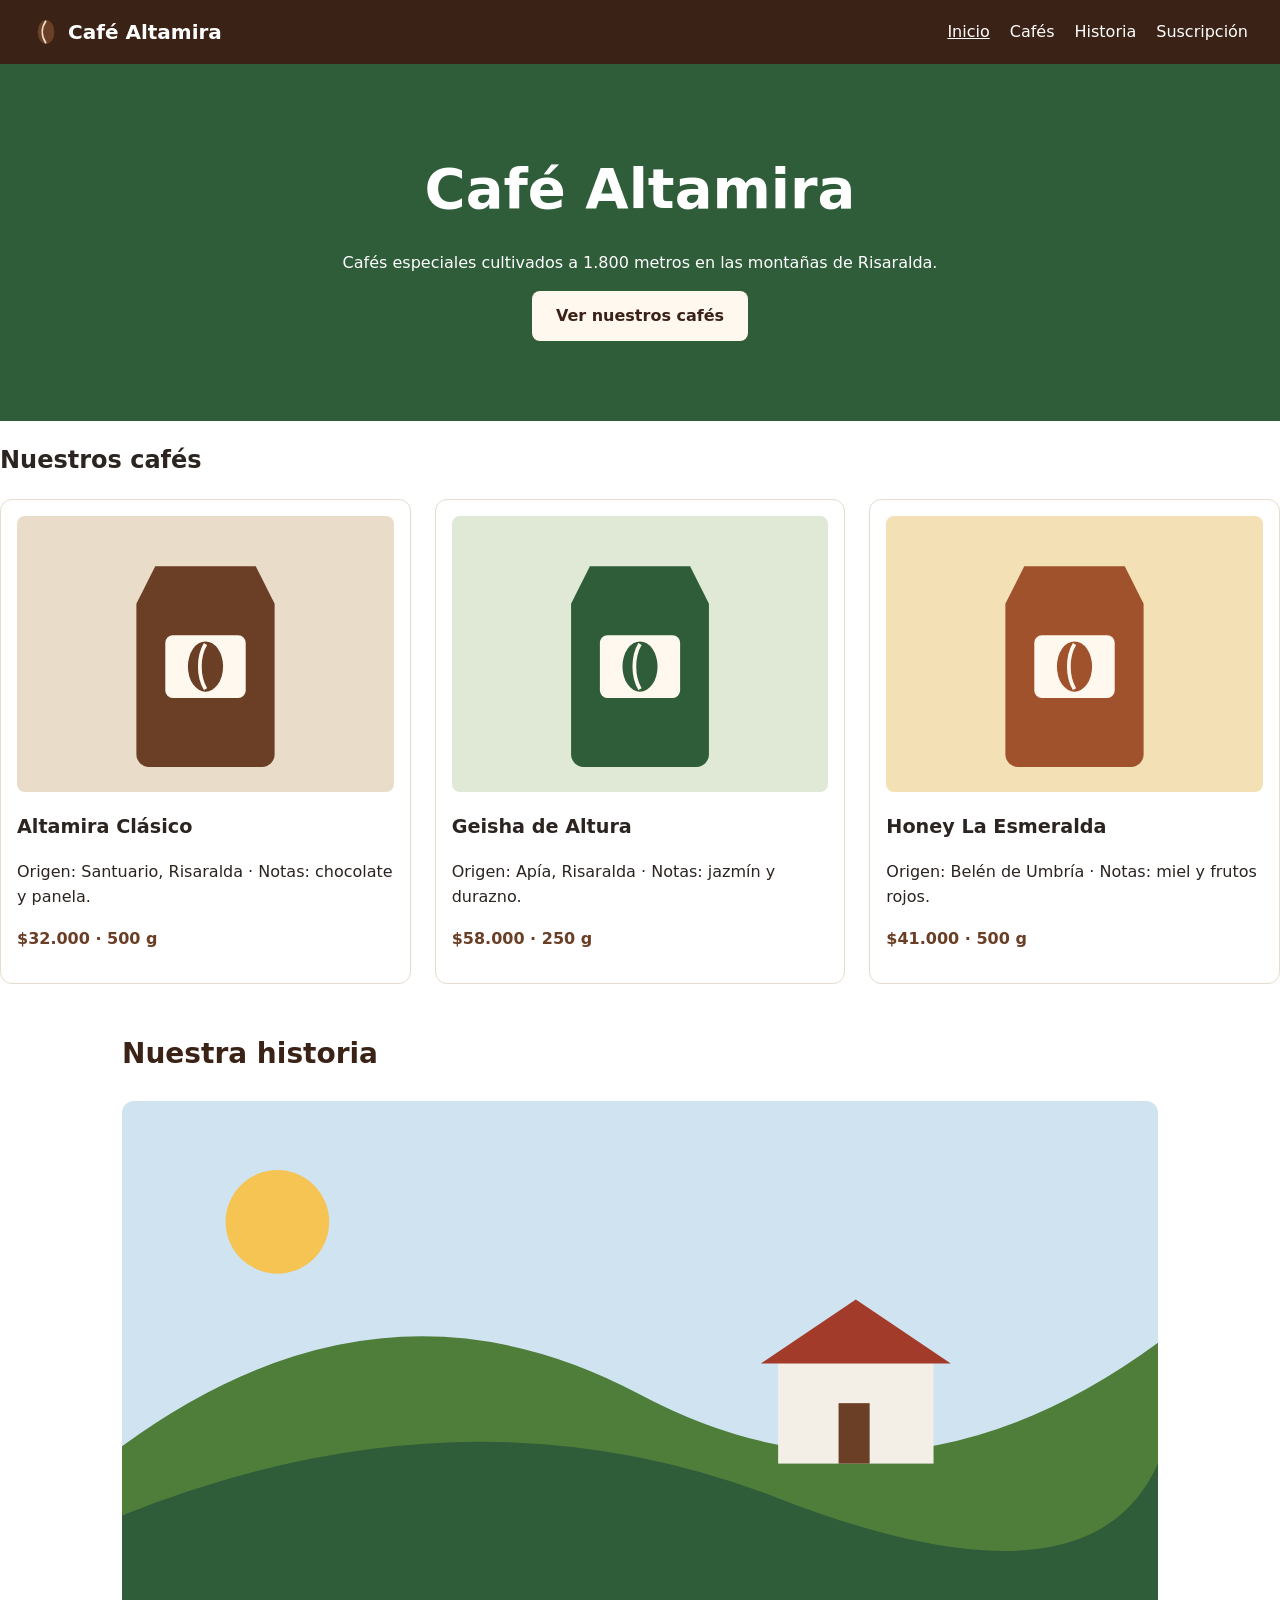
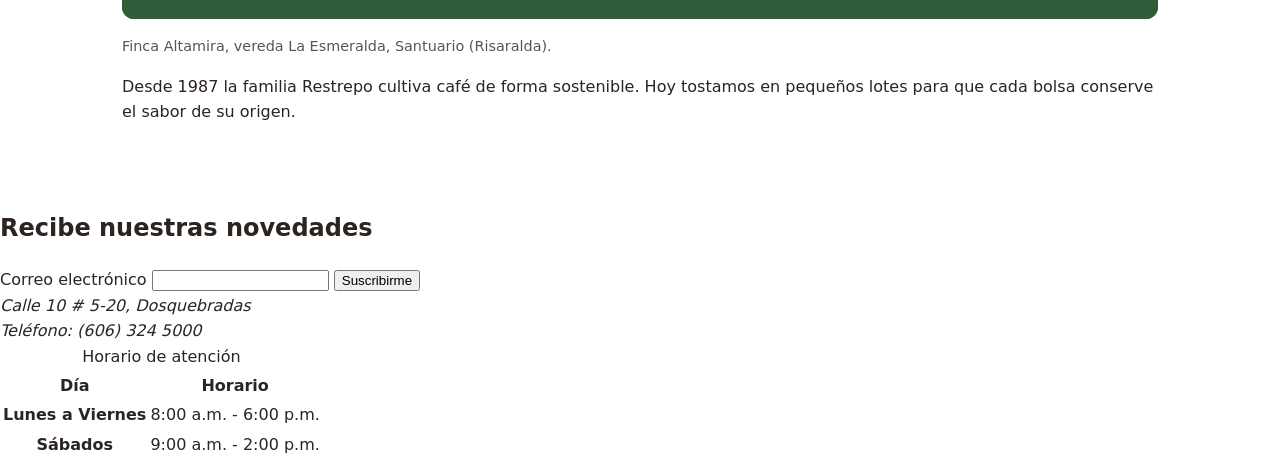
<file: index.html>
<!DOCTYPE html>
<html lang="es">
<head>
  <meta charset="UTF-8">
  <meta name="viewport" content="width=device-width, initial-scale=1.0">
  <title>Café Altamira · Cafés especiales del Eje Cafetero</title>
  <link rel="stylesheet" href="css/estilos.css">
</head>
<body>
  <a class="saltar" href="#contenido">Saltar al contenido</a>
  <header class="encabezado">
    <a class="logo" href="index.html">
      <img src="img/grano.svg" alt="" width="28" height="28">
      Café Altamira
    </a>
    <nav aria-label="Principal">
      <ul class="menu">
        <li><a href="index.html" aria-current="page">Inicio</a></li>
        <li><a href="#cafes">Cafés</a></li>
        <li><a href="#historia">Historia</a></li>
        <li><a href="#suscripcion">Suscripción</a></li>
      </ul>
    </nav>
  </header>

  <!-- TODO G1 (parte 2): este div es el contenido principal.
       Conviértelo en <main id="contenido"> (y cierra con </main>). -->
  <main id="contenido">

    <!-- TODO G1 (parte 3): el título de la portada es un div con letra grande.
         Debe ser el ÚNICO <h1> de la página. -->
    <div class="hero">
  <h1>Café Altamira</h1>
  <p>Cafés especiales cultivados a 1.800 metros en las montañas de Risaralda.</p>
  <a class="boton" href="#cafes">Ver nuestros cafés</a>
</div>

    <!-- ============================================================
         TODO G2 · Catálogo
         - El contenedor debe ser <section id="cafes"> con un <h2>.
         - Cada producto debe ser un <article> con el nombre en <h3>.
         - Cada imagen necesita un alt que describa el producto (no el nombre del archivo).
         ============================================================ -->

    <section id="cafes">
  <h2>Nuestros cafés</h2>
  <div class="productos">
    <article class="producto">
      <img src="img/cafe-clasico.svg" alt="Bolsa de café Altamira Clásico de 500 gramos" width="300" height="220">
      <h3>Altamira Clásico</h3>
      <p>Origen: Santuario, Risaralda · Notas: chocolate y panela.</p>
      <p class="precio">$32.000 · 500 g</p>
    </article>
    <article class="producto">
      <img src="img/cafe-geisha.svg" alt="Bolsa de café Geisha de Altura de 250 gramos" width="300" height="220">
      <h3>Geisha de Altura</h3>
      <p>Origen: Apía, Risaralda · Notas: jazmín y durazno.</p>
      <p class="precio">$58.000 · 250 g</p>
    </article>
    <article class="producto">
      <img src="img/cafe-honey.svg" alt="Bolsa de café Honey La Esmeralda de 500 gramos" width="300" height="220">
      <h3>Honey La Esmeralda</h3>
      <p>Origen: Belén de Umbría · Notas: miel y frutos rojos.</p>
      <p class="precio">$41.000 · 500 g</p>
    </article>
  </div>
</section>

    <!-- ============================================================
         EJEMPLO RESUELTO 2 · Sección con figura
         - aria-labelledby une la sección con su título: el lector la anuncia
           como "región, Nuestra historia".
         - <figure> + <figcaption> asocian la imagen con su pie de foto.
         - El alt describe lo que se VE; el figcaption agrega contexto.
         ============================================================ -->
    <section id="historia" class="seccion" aria-labelledby="historia-titulo">
      <h2 id="historia-titulo">Nuestra historia</h2>
      <figure class="figura">
        <img src="img/finca.svg" width="600" height="300"
             alt="Casa de la finca con techo rojo entre montañas verdes cubiertas de cafetales">
        <figcaption>Finca Altamira, vereda La Esmeralda, Santuario (Risaralda).</figcaption>
      </figure>
      <p>Desde 1987 la familia Restrepo cultiva café de forma sostenible. Hoy tostamos
        en pequeños lotes para que cada bolsa conserve el sabor de su origen.</p>
    </section>

    <!-- ============================================================
         TODO G3 · Suscripción
         - Usa <section id="suscripcion"> con un <h2> y un <form> real.
         - El campo de correo necesita: <label for="...">, type="email", id y required.
         - El "botón" es un div con onclick: cámbialo por <button type="submit">.
         ============================================================ -->
    <section id="suscripcion">
      <h2>Recibe nuestras novedades</h2>
      <form action="#" method="post">
       <label for="correo">Correo electrónico</label>
       <input type="email" id="correo" name="correo" required>
       <button type="submit">Suscribirme</button>
      </form>
    </section>

  <!-- ============================================================
       TODO G4 · Pie de página
       - El contenedor debe ser <footer>.
       - La dirección y el teléfono van dentro de <address>.
       - El horario es una tabla de datos: <table> con <caption>,
         y celdas de encabezado <th scope="col"> / <th scope="row">.
       ============================================================ -->
  <footer>
  <address>
    Calle 10 # 5-20, Dosquebradas<br>
    Teléfono: (606) 324 5000
  </address>
  <table>
    <caption>Horario de atención</caption>
    <thead>
      <tr>
        <th scope="col">Día</th>
        <th scope="col">Horario</th>
      </tr>
    </thead>
    <tbody>
      <tr>
        <th scope="row">Lunes a Viernes</th>
        <td>8:00 a.m. - 6:00 p.m.</td>
      </tr>
      <tr>
        <th scope="row">Sábados</th>
        <td>9:00 a.m. - 2:00 p.m.</td>
      </tr>
    </tbody>
  </table>
</footer>
   </main>
</body>
</html>
</file>
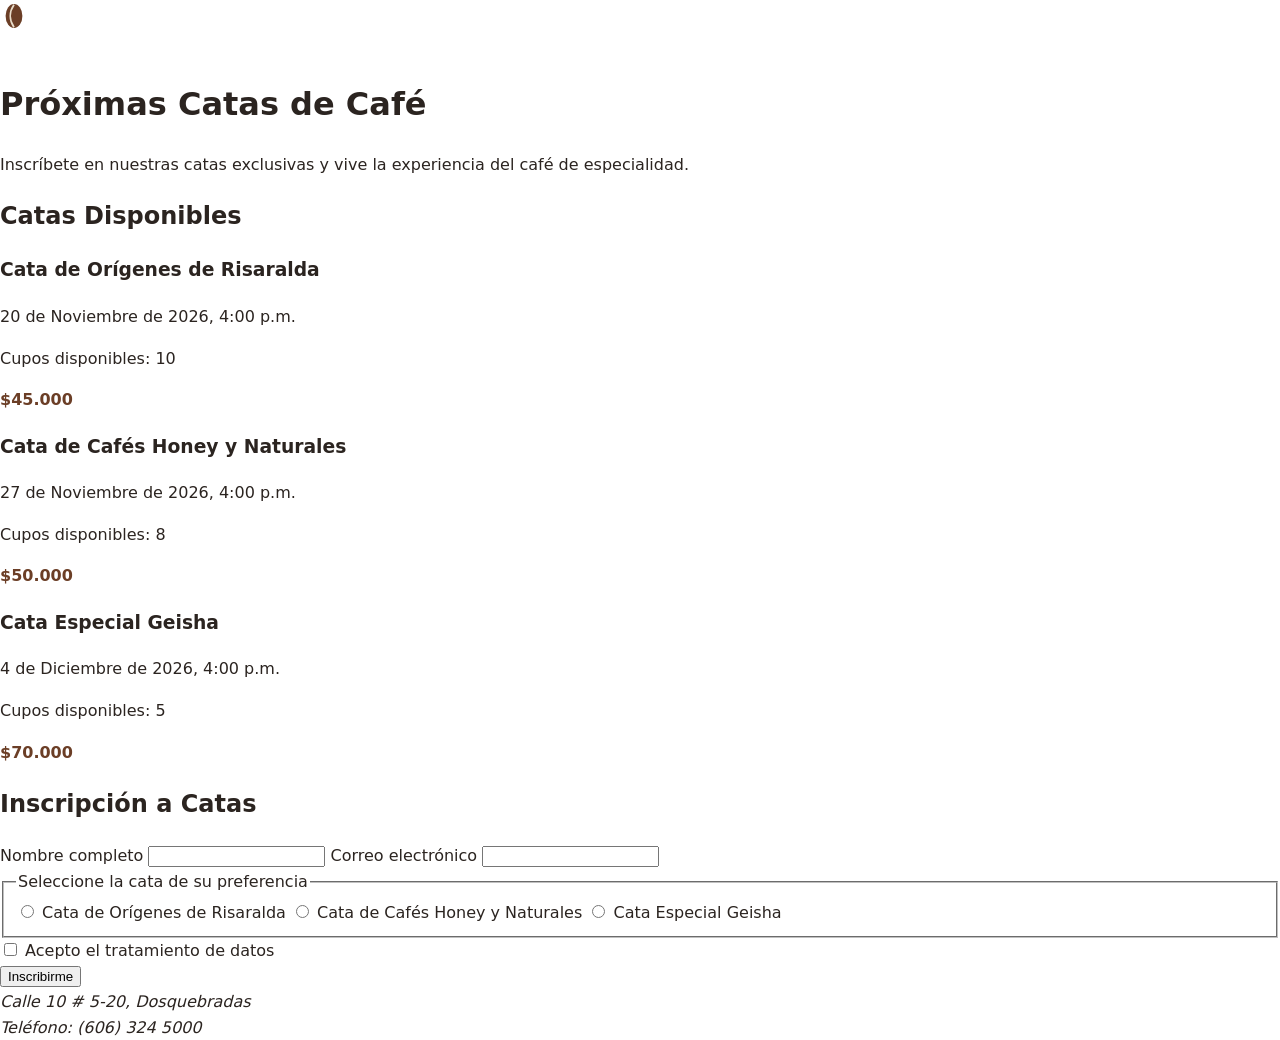
<file: eventos.html>
<!DOCTYPE html>
<html lang="es">
<head>
  <meta charset="UTF-8">
  <meta name="viewport" content="width=device-width, initial-scale=1.0">
  <title>Catas de Café - Café Altamira</title>
  <link rel="stylesheet" href="css/estilos.css">
</head>
<body>
  <a class="saltar" href="#contenido">Saltar al contenido</a>
  <header>
    <a class="logo" href="index.html">
      <img src="img/grano.svg" alt="" width="28" height="28">
      Café Altamira
    </a>
    <nav aria-label="Principal">
      <ul class="menu">
        <li><a href="index.html">Inicio</a></li>
        <li><a href="eventos.html" aria-current="page">Catas</a></li>
      </ul>
    </nav>
  </header>

  <main id="contenido">
    <h1>Próximas Catas de Café</h1>
    <p>Inscríbete en nuestras catas exclusivas y vive la experiencia del café de especialidad.</p>

    <section id="lista-catas">
      <h2>Catas Disponibles</h2>
      <article>
        <h3>Cata de Orígenes de Risaralda</h3>
        <p><time datetime="2026-11-20T16:00">20 de Noviembre de 2026, 4:00 p.m.</time></p>
        <p>Cupos disponibles: 10</p>
        <p class="precio">$45.000</p>
      </article>
      <article>
        <h3>Cata de Cafés Honey y Naturales</h3>
        <p><time datetime="2026-11-27T16:00">27 de Noviembre de 2026, 4:00 p.m.</time></p>
        <p>Cupos disponibles: 8</p>
        <p class="precio">$50.000</p>
      </article>
      <article>
        <h3>Cata Especial Geisha</h3>
        <p><time datetime="2026-12-04T16:00">4 de Diciembre de 2026, 4:00 p.m.</time></p>
        <p>Cupos disponibles: 5</p>
        <p class="precio">$70.000</p>
      </article>
    </section>

    <section id="suscripcion">
      <h2>Inscripción a Catas</h2>
      <form action="#" method="post">
        <label for="nombre">Nombre completo</label>
        <input type="text" id="nombre" name="nombre" required>

        <label for="correo">Correo electrónico</label>
        <input type="email" id="correo" name="correo" required>

        <fieldset>
          <legend>Seleccione la cata de su preferencia</legend>
          <label>
            <input type="radio" name="cata" value="origenes" required> Cata de Orígenes de Risaralda
          </label>
          <label>
            <input type="radio" name="cata" value="honey"> Cata de Cafés Honey y Naturales
          </label>
          <label>
            <input type="radio" name="cata" value="geisha"> Cata Especial Geisha
          </label>
        </fieldset>

        <div>
          <label>
            <input type="checkbox" name="terminos" required> Acepto el tratamiento de datos
          </label>
        </div>

        <button type="submit">Inscribirme</button>
      </form>
    </section>
  </main>

  <footer>
    <address>
      Calle 10 # 5-20, Dosquebradas<br>
      Teléfono: (606) 324 5000
    </address>
  </footer>
</body>
</html>
</file>
<file: css/estilos.css>
/* ===== Café Altamira · estilos base ===== */
:root {
  --cafe: #6b3e26;
  --cafe-oscuro: #3b2216;
  --verde: #2f5d3a;
  --crema: #fff8ee;
  --texto: #2b2420;
}

* { box-sizing: border-box; }

body {
  margin: 0;
  font-family: system-ui, "Segoe UI", Arial, sans-serif;
  color: var(--texto);
  background: #ffffff;
  line-height: 1.6;
}

/* TODO G1 (parte 4): esta regla esconde el foco y deja sin guía a quien
   navega con teclado. Bórrala y agrega una regla :focus-visible con un
   outline visible (por ejemplo 3px solid). */
:focus-visible { outline: 3px solid var(--verde); outline-offset: 2px; }

/* Enlace "Saltar al contenido": oculto hasta que recibe el foco */
.saltar {
  position: absolute;
  left: 1rem;
  top: -3rem;
  padding: .5rem 1rem;
  background: var(--cafe-oscuro);
  color: #fff;
  z-index: 10;
}
.saltar:focus { top: 1rem; }

/* ----- Encabezado ----- */
.encabezado {
  display: flex;
  flex-wrap: wrap;
  justify-content: space-between;
  align-items: center;
  gap: 1rem;
  padding: 1rem 2rem;
  background: var(--cafe-oscuro);
}
.logo {
  display: flex;
  align-items: center;
  gap: .5rem;
  color: #fff;
  font-weight: 700;
  font-size: 1.25rem;
  text-decoration: none;
}
.menu {
  display: flex;
  flex-wrap: wrap;
  gap: .5rem 1.25rem;
  list-style: none;
  margin: 0;
  padding: 0;
}
.menu a { color: #fff; text-decoration: none; }
.menu a:hover,
.menu a[aria-current="page"] { text-decoration: underline; }

/* ----- Portada ----- */
.hero {
  padding: 5rem 2rem;
  text-align: center;
  background: var(--verde);
  color: #fff;
}
.hero h1,
.titulo-grande {
  margin: 0 0 .5rem;
  font-size: clamp(2rem, 6vw, 3.5rem);
  font-weight: 800;
}
.boton {
  display: inline-block;
  padding: .75rem 1.5rem;
  border: 0;
  border-radius: .5rem;
  background: var(--crema);
  color: var(--cafe-oscuro);
  font: inherit;
  font-weight: 700;
  text-decoration: none;
  cursor: pointer;
}

/* ----- Secciones ----- */
.seccion {
  max-width: 1100px;
  margin: 0 auto;
  padding: 3rem 2rem;
}
.seccion h2,
.subtitulo {
  font-size: 1.75rem;
  font-weight: 700;
  margin: 0 0 1.5rem;
  color: var(--cafe-oscuro);
}

/* ----- Catálogo ----- */
.productos {
  display: grid;
  grid-template-columns: repeat(auto-fit, minmax(240px, 1fr));
  gap: 1.5rem;
}
.producto {
  padding: 1rem;
  border: 1px solid #e6dccf;
  border-radius: .75rem;
  background: #fff;
}
.producto img { width: 100%; height: auto; border-radius: .5rem; }
.producto h3,
.nombre { font-size: 1.2rem; font-weight: 700; margin: .75rem 0 .25rem; }

/* TODO G2 (parte 4): este color tiene un contraste de 2.7:1 sobre blanco.
   WCAG AA pide 4.5:1. Cámbialo por uno más oscuro (por ejemplo var(--cafe)). */
.precio {
  font-weight: 700;
  color: var(--cafe);
}

/* ----- Historia ----- */
.figura { margin: 0 0 1rem; }
.figura img { width: 100%; height: auto; border-radius: .75rem; }
.figura figcaption { font-size: .9rem; color: #5c534d; margin-top: .5rem; }

/* ----- Suscripción ----- */
.formulario {
  display: flex;
  flex-wrap: wrap;
  gap: .75rem;
  align-items: flex-end;
}
.formulario label { display: block; font-weight: 600; margin-bottom: .25rem; }
.formulario input {
  padding: .7rem 1rem;
  min-width: 260px;
  border: 2px solid #8a7a6d;
  border-radius: .5rem;
  font: inherit;
}
.formulario .boton { background: var(--cafe); color: #fff; }

/* ----- Pie ----- */
.pie {
  display: flex;
  flex-wrap: wrap;
  gap: 3rem;
  padding: 2.5rem 2rem;
  background: var(--cafe-oscuro);
  color: #fff;
}
.pie h2,
.pie-titulo { font-size: 1.1rem; font-weight: 700; margin: 0 0 .5rem; }
.pie address { font-style: normal; }
.pie a { color: #fff; }
.pie table { border-collapse: collapse; }
.pie caption { text-align: left; font-weight: 700; margin-bottom: .5rem; }
.pie th,
.pie td { text-align: left; padding: .25rem 1rem .25rem 0; }
</file>
